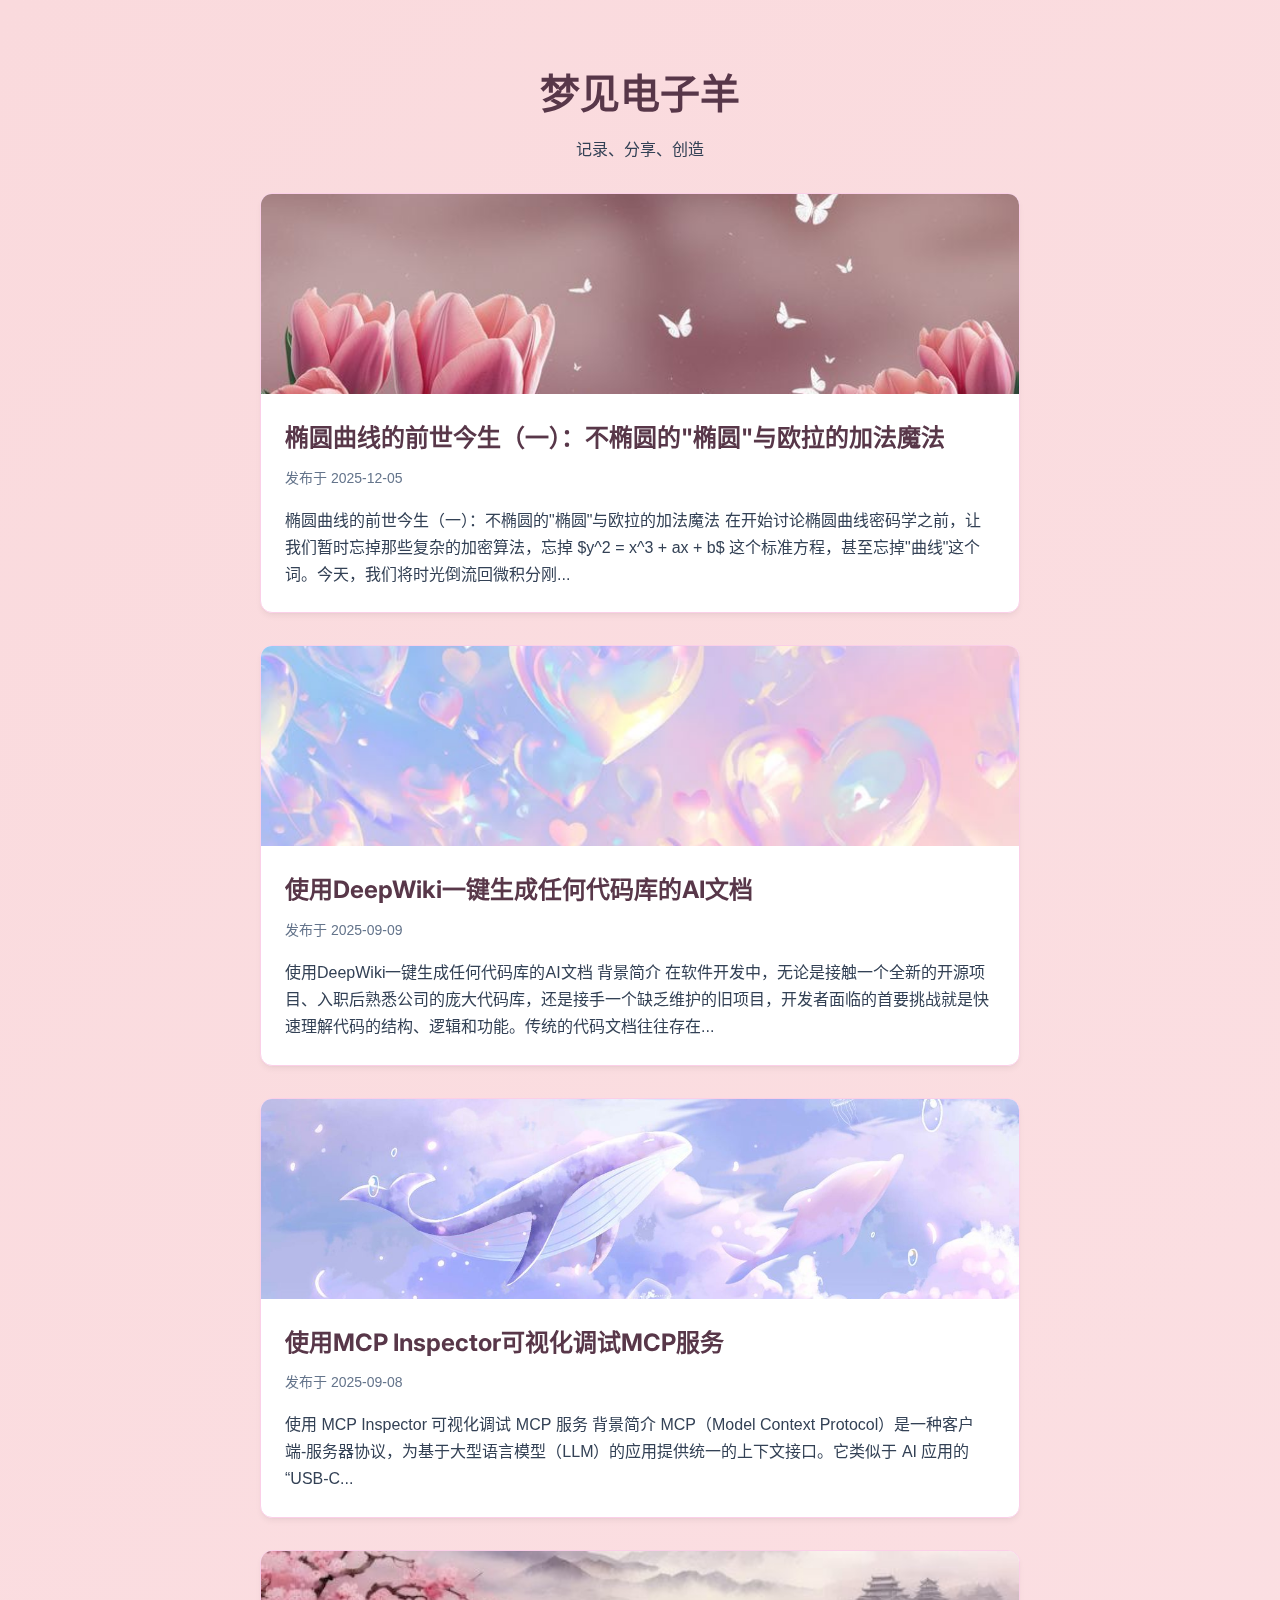
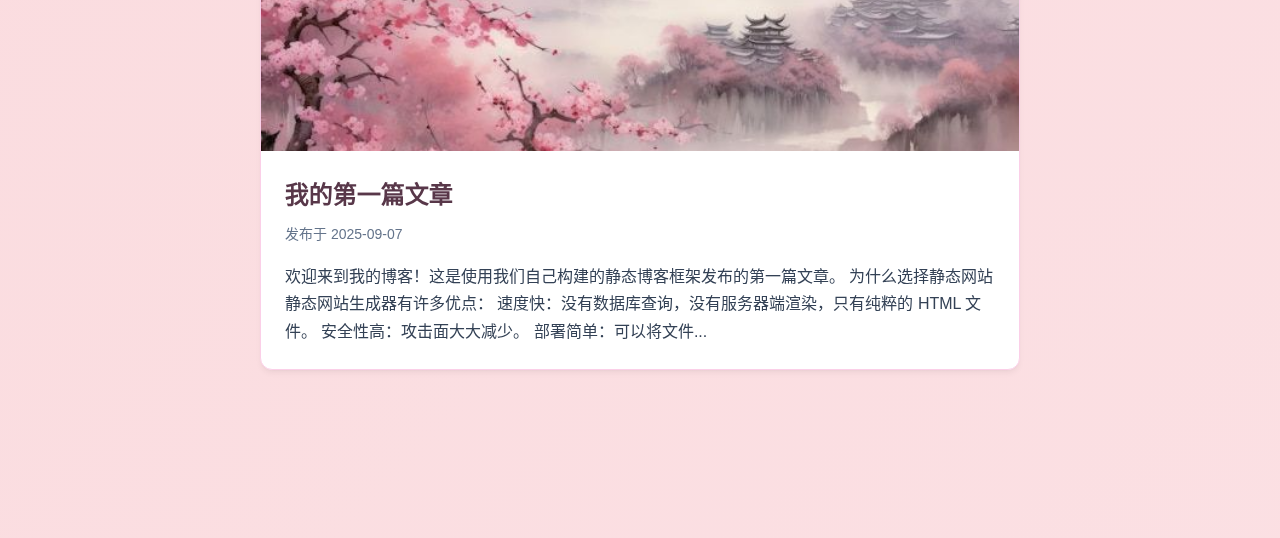
<file: index.html>
<!DOCTYPE html>
<html lang="zh-CN">
<head>
    <meta charset="UTF-8">
    <meta name="viewport" content="width=device-width, initial-scale=1.0">
    <title>梦见电子羊</title>
    
    <link rel="preconnect" href="https://fonts.googleapis.com">
    <link rel="preconnect" href="https://fonts.gstatic.com" crossorigin>
    <link href="https://fonts.googleapis.com/css2?family=Inter:wght@400;700&display=swap" rel="stylesheet">
    <link rel="icon" href="/favicon.svg" type="image/svg+xml">
    
    <link rel="stylesheet" href="css/style.css">
</head>
<body>
    <div class="sakura-petals"></div>
    <div class="container">
        <header class="site-header">
            <h1>梦见电子羊</h1>
            <p>记录、分享、创造</p>
        </header>

        <main id="post-list">
            <!-- 文章列表将由 JavaScript 动态生成于此 -->
        </main>

        <!-- 新增：分页导航区域 -->
        <nav id="pagination-nav"></nav>

        <footer class="site-footer">
            
        </footer>
    </div>

    <!-- 关键改动：先引入数据文件，再引入主逻辑文件 -->
    <script src="js/posts-data.js" defer></script>
    <script src="js/main.js" defer></script>
</body>
</html>
</file>
<file: css/style.css>
/* --- 基础与重置 --- */
* {
    margin: 0;
    padding: 0;
    box-sizing: border-box;
}

/* --- 浓郁粉色主题 --- */
body {
    font-family: -apple-system, BlinkMacSystemFont, "Segoe UI", Roboto, Helvetica, Arial, sans-serif;
    color: #334155;
    line-height: 1.7;
    
    background: linear-gradient(135deg, #FADADD, #FFF0F5);
    background-size: 400% 400%;
    animation: gradient-animation 20s ease infinite;
    min-height: 100vh;
}

/* 动态背景动画 */
@keyframes gradient-animation {
    0% { background-position: 0% 50%; }
    50% { background-position: 100% 50%; }
    100% { background-position: 0% 50%; }
}


/* --- 樱花飘落特效 --- */
.sakura-petals {
    position: fixed;
    top: 0;
    left: 0;
    width: 100%;
    height: 100%;
    pointer-events: none;
    z-index: -1;
}

.petal {
    position: absolute;
    top: -50px;
    background-image: url('data:image/svg+xml;charset=utf-8,<svg xmlns="http://www.w3.org/2000/svg" viewBox="0 0 50 50"><path d="M25 0 C45 10 50 30 50 50 C30 50 15 45 0 50 C0 30 5 10 25 0 Z" fill="%23FCC7D6"/></svg>');
    background-size: contain;
    background-repeat: no-repeat;
    animation: fall linear infinite;
}

@keyframes fall {
    to {
        transform: translateY(105vh) rotate(720deg);
    }
}


/* --- 布局容器 --- */
.container {
    max-width: 800px;
    margin: 0 auto;
    padding: 40px 20px;
}

/* --- 头部与页脚 --- */
.site-header, .site-footer {
    text-align: center;
    padding: 20px 0;
    position: relative;
    z-index: 1;
}

.site-header h1 {
    font-family: 'Inter', sans-serif;
    font-size: 2.5rem;
    color: #583749;
    margin-bottom: 0.5rem;
}

.site-footer {
    margin-top: 40px;
    font-size: 0.9rem;
    color: #64748b;
}

main#post-list {
    margin-top: 10px;
}

/* --- 文章卡片样式 --- */
.post-card {
    display: block;
    text-decoration: none;
    color: #334155;
    margin-bottom: 2rem;
    border-radius: 12px;
    overflow: hidden;
    transition: transform 0.3s ease, box-shadow 0.3s ease;
    background: #ffffff;
    border: 1px solid #FBCFE8;
    box-shadow: 0 4px 6px -1px rgba(0,0,0,0.05), 0 2px 4px -2px rgba(0,0,0,0.05);
}

.post-card:hover {
    transform: translateY(-8px);
    box-shadow: 0 10px 15px -3px rgba(131, 83, 103, 0.1), 0 4px 6px -4px rgba(131, 83, 103, 0.1);
}

.post-card img {
    width: 100%;
    height: 200px;
    object-fit: cover;
    display: block;
    transition: transform 0.4s ease-out;
}

.post-card:hover img {
    transform: scale(1.05);
}

.post-card-content {
    padding: 1.5rem;
}

.post-card-content h2 {
    font-family: 'Inter', sans-serif;
    color: #583749;
    font-size: 1.5rem;
    margin-bottom: 0.5rem;
}

.post-card-content .meta {
    font-size: 0.875rem;
    color: #64748b;
    margin-bottom: 1rem;
}

.post-card-content p {
    font-size: 1rem;
}

.post-card-content h2:hover {
    color: #db2777;
}

/* --- 文章页面专属样式 --- */
.post-header {
    text-align: center;
    margin-bottom: 3rem;
}

#post-hero-image {
    width: 100%;
    max-height: 400px;
    object-fit: cover;
    border-radius: 12px;
    margin-top: 2rem;
    transition: transform 0.4s ease-out, box-shadow 0.3s ease;
    box-shadow: 0 4px 8px rgba(0, 0, 0, 0.08);
}

#post-hero-image:hover {
    transform: scale(1.02);
    box-shadow: 0 8px 16px rgba(0, 0, 0, 0.15);
}

.post-content {
    background: rgba(255, 255, 255, 0.9);
    backdrop-filter: blur(5px);
    border: 1px solid #FBCFE8;
    padding: 2rem 2.5rem;
    border-radius: 12px;
}

.post-content h2,
.post-content h3,
.post-content h4 {
    font-family: 'Inter', sans-serif;
    color: #583749;
    margin-top: 2.5rem;
    margin-bottom: 1rem;
    line-height: 1.3;
}

.post-content h2 { font-size: 1.8rem; border-bottom: 1px solid #FBCFE8; padding-bottom: 0.5rem; }
.post-content h3 { font-size: 1.5rem; }
.post-content p { margin-bottom: 1.2rem; }
.post-content a { color: #db2777; text-decoration: none; }
.post-content a:hover { text-decoration: underline; }
.post-content ul, .post-content ol { padding-left: 2rem; margin-bottom: 1.2rem; }
.post-content li { margin-bottom: 0.5rem; }

.post-content blockquote {
    border-left: 4px solid #db2777;
    padding-left: 1.5rem;
    margin: 1.5rem 0;
    color: #64748b;
    font-style: italic;
}

.post-content pre {
    margin-bottom: 1.5rem;
    border-radius: 8px;
}
.post-content pre code {
    padding: 1rem;
    border-radius: 8px;
}

.back-link {
    display: inline-block;
    margin-bottom: 1rem;
    color: #db2777;
    text-decoration: none;
}

#pagination-nav {
    display: flex;
    justify-content: center;
    align-items: center;
    flex-wrap: wrap;
    gap: 0.5rem;
    margin-top: 3rem;
}

#pagination-nav a,
#pagination-nav span {
    display: inline-block;
    padding: 0.5rem 1rem;
    border-radius: 8px;
    text-decoration: none;
    font-weight: 500;
    transition: background-color 0.2s ease, color 0.2s ease;
}

#pagination-nav a {
    color: #583749;
    background-color: rgba(255, 255, 255, 0.7);
    border: 1px solid #FBCFE8;
}

#pagination-nav a:hover {
    background-color: #db2777;
    color: #ffffff;
}

#pagination-nav span.active {
    background-color: #db2777;
    color: #ffffff;
    cursor: default;
}

.katex {
    font-size: 1.1em;
    color: #334155;
}

/* --- 新增：文章编号和导航样式 --- */
.post-header .meta {
    display: flex;
    justify-content: center;
    align-items: center;
    gap: 0.75rem;
    margin-top: 1rem;
}

.post-number {
    font-size: 0.8rem;
    font-weight: 500;
    color: #db2777;
    background-color: #FCE7F3;
    padding: 0.15rem 0.5rem;
    border-radius: 9999px;
}

.post-navigation {
    display: grid;
    grid-template-columns: 1fr 1fr;
    gap: 1rem;
    margin-top: 3rem;
    padding-top: 2rem;
    border-top: 1px solid #FBCFE8;
}

.nav-link a {
    display: block;
    padding: 1rem;
    border: 1px solid #FBCFE8;
    border-radius: 12px;
    text-decoration: none;
    transition: background-color 0.2s ease, transform 0.2s ease;
    height: 100%;
}

.nav-link a:hover {
    background-color: rgba(255, 255, 255, 0.8);
    transform: translateY(-3px);
}

.nav-link.next {
    text-align: right;
}

.nav-label {
    font-size: 0.8rem;
    color: #64748b;
    display: block;
    margin-bottom: 0.25rem;
}

.nav-title {
    font-weight: 500;
    color: #583749;
    display: -webkit-box;
    -webkit-line-clamp: 2;
    -webkit-box-orient: vertical;
    overflow: hidden;
    text-overflow: ellipsis;
}
</file>
